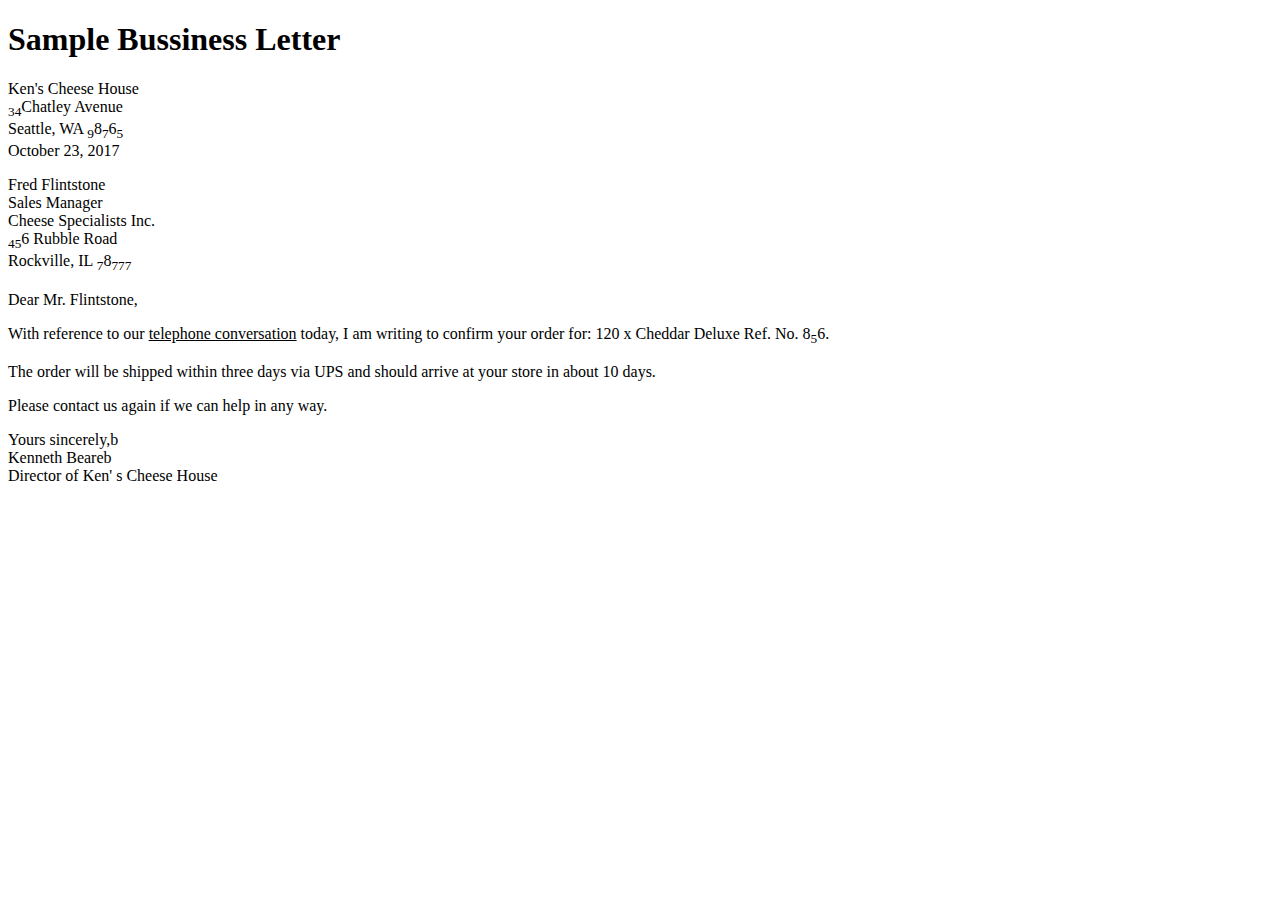
<file: THA-1/Index.html>
<!DOCTYPE html>
<html lang="en">
<head>
    <meta charset="UTF-8">
    <meta http-equiv="X-UA-Compatible" content="IE=edge">
    <meta name="viewport" content="width=device-width, initial-scale=1.0">
    <title>day-1</title>
</head>
<body>
    <h1>Sample Bussiness Letter</h1>
    <p>Ken's Cheese House <br> <sub>34</sub>Chatley Avenue <br>Seattle, WA <sub>9</sub>8<sub>7</sub>6<sub>5</sub><br> 
        October 23, 2017
    </p>
    <p>
        Fred Flintstone<br>Sales Manager<br >Cheese Specialists Inc. <br><sub>45</sub>6
        Rubble Road <br> Rockville, IL <sub>7</sub>8<sub>777</sub>
      </p>
      <p>
        Dear Mr. Flintstone,</p>
      <p>
        With reference to our <u>telephone conversation</u> today, I am writing to
        confirm your order for: 120 x Cheddar Deluxe Ref. No. 8<sub>5</sub>6.
        </p>
        <p>
          The order will be shipped within three days via UPS and should arrive at
          your store in about 10 days.
        </p>
        <p>
          Please contact us again if we can help in any way.
        </p>
        <p>
          Yours sincerely,b <br> Kenneth Beareb <br> Director of Ken' s Cheese House
        </p>
</body>
</html>
</file>
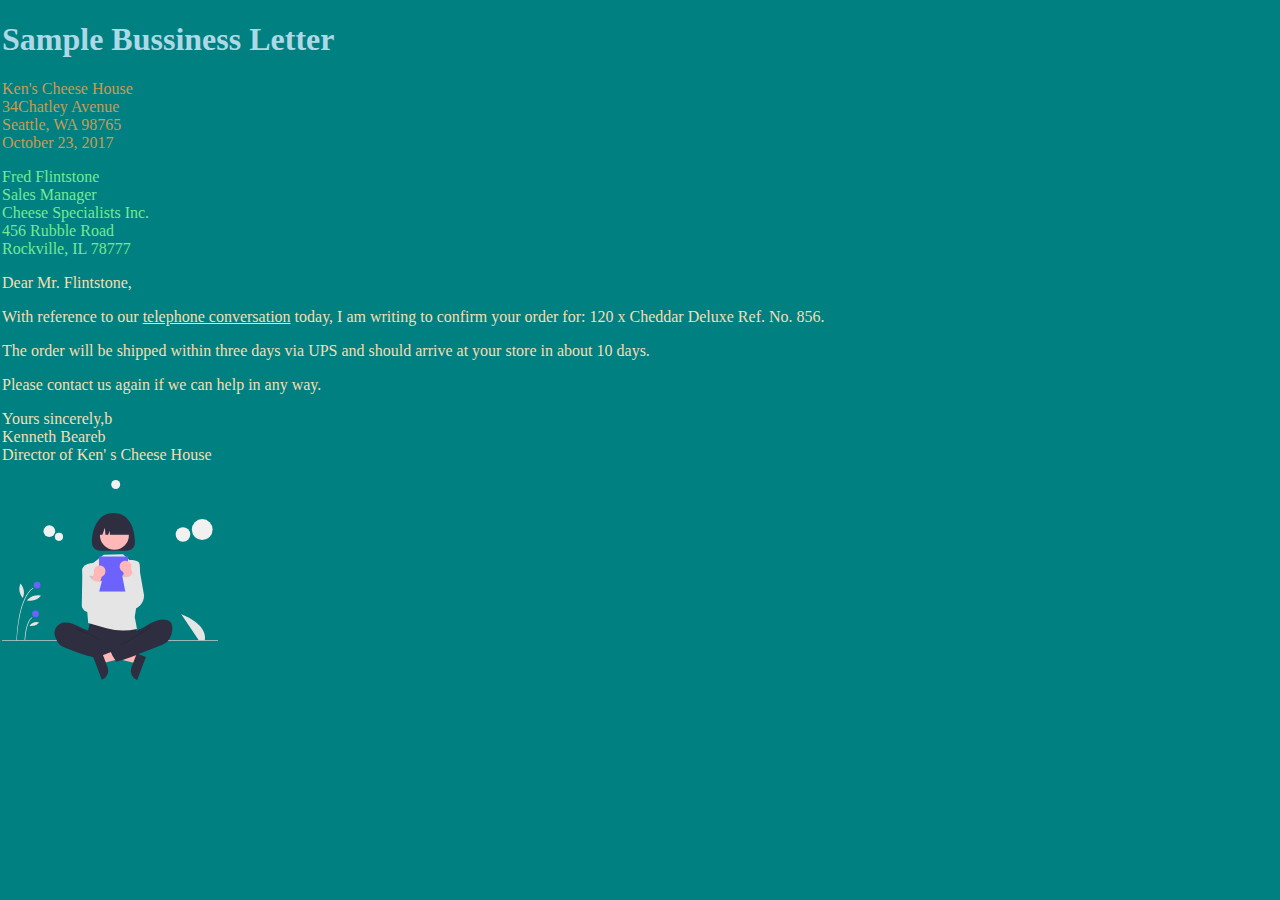
<file: THA_2/Index.html>
<!DOCTYPE html>
<html lang="en">
<head>
    <meta charset="UTF-8">
    <meta http-equiv="X-UA-Compatible" content="IE=edge">
    <meta name="viewport" content="width=device-width, initial-scale=1.0">
    <title>day-2</title>
</head>
<style>
body{
    margin:2px;
    background-color:teal;
    color: wheat;
}
h1{
  color: lightblue  ;
}
.s1{
color: rgb(202, 155, 84);
}
.s2{
    color: rgb(116, 235, 146);
}
img{
    height:200px;
    border: thin;
}
</style>
<body>
    
    <h1>  Sample Bussiness Letter</h1>
    <p class="s1">
        Ken's Cheese House <br> 34Chatley Avenue <br>Seattle, WA 98765<br> 
        October 23, 2017
    </p>
    <p class="s2">
        Fred Flintstone<br>Sales Manager<br >Cheese Specialists Inc. <br>456
        Rubble Road <br> Rockville, IL 78777
      </p>
      <p>
        Dear Mr. Flintstone,</p>
      <p>
        With reference to our <u>telephone conversation</u> today, I am writing to
        confirm your order for: 120 x Cheddar Deluxe Ref. No. 856.
        </p>
        <p>
          The order will be shipped within three days via UPS and should arrive at
          your store in about 10 days.
        </p>
        <p>
          Please contact us again if we can help in any way.
        </p>
        <p>
          Yours sincerely,b <br> Kenneth Beareb <br> Director of Ken' s Cheese House
        </p>
        
        <img src="reading anime.svg" alt="hELLO">
         
</body>
</html>
</file>
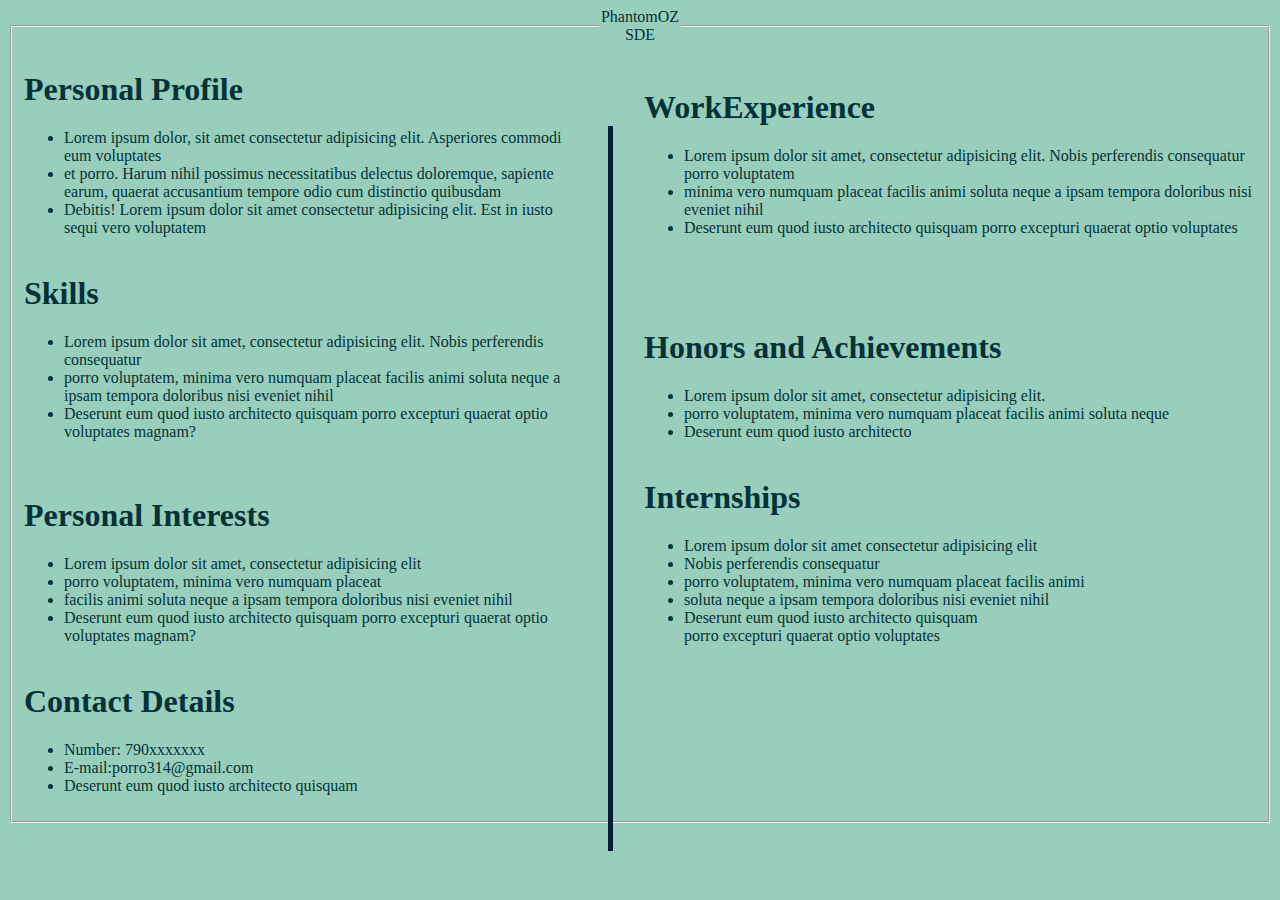
<file: THA_3/index.html>
<!DOCTYPE html>
<html lang="en">
<head>
    <meta charset="UTF-8">
    <meta http-equiv="X-UA-Compatible" content="IE=edge">
    <meta name="viewport" content="width=device-width, initial-scale=1.0">
    <title>Day-3</title>
</head>
<style>
    body{
        background-color: rgb(153, 206, 188);
        color: rgb(3, 51, 54);
        font-family: 'Times New Roman', Times, serif;
    }
    legend{
        text-align: center;
    
    }
    .s1{
        display:inline-block;
        width:45%;
    
    }
    .s2,.s4,.s6{
        display:inline-block;
        width:50%; 
        position:relative;
        left:5%;
    
    }
    .s3{
        display:inline-block;
        width:45%; 
    }
    
    .s5{
        display:inline-block;
        width:45%;
    }
    .s7{
        display:inline-block;
        width:50%;
    }

    .line{
        display: inline-block;
        width: 5%;
        border-left: 5px solid rgb(5, 30, 51);
        height: 725px;
        position:absolute;
        left: 47.5%;
        top:14%;
    }
    
</style>
<body>
    <form>
        <fieldset>
            <legend>
            <div class="m1">PhantomOZ</div>  
            <div class="m2">SDE</div>
            </legend> 
          
            <div class="s1"><h1>Personal Profile</h1>
                <ul>
                  <li> Lorem ipsum dolor, sit amet consectetur adipisicing elit. Asperiores commodi eum voluptates </li> <li> et porro. Harum nihil possimus necessitatibus delectus doloremque, sapiente earum, quaerat accusantium tempore odio cum distinctio quibusdam </li> 
                  <li>Debitis! Lorem ipsum dolor sit amet consectetur adipisicing elit. Est in iusto sequi vero voluptatem</li>
                </ul>
            </div>
            <div class="s2"><h1>WorkExperience </h1>
            <ul><li> Lorem ipsum dolor sit amet, consectetur adipisicing elit. Nobis perferendis consequatur porro voluptatem</li> <li>minima vero numquam placeat facilis animi soluta neque a ipsam tempora doloribus nisi eveniet nihil</li> <li>Deserunt eum quod iusto architecto quisquam porro excepturi quaerat optio voluptates</li></ul> </div>
            <div class="s3"> <h1>Skills </h1>  
                <ul><li>Lorem ipsum dolor sit amet, consectetur adipisicing elit. Nobis perferendis consequatur </li> <li>porro voluptatem, minima vero numquam placeat facilis animi soluta neque a ipsam tempora doloribus nisi eveniet nihil</li> 
                <li> Deserunt eum quod iusto architecto quisquam porro excepturi quaerat optio voluptates magnam?</li>
                </ul>
            </div>
            <div class="s4"><h1>Honors and Achievements</h1>
                <ul>
                    <li>Lorem ipsum dolor sit amet, consectetur adipisicing elit. </li>
                    <li>porro voluptatem, minima vero numquam placeat facilis animi soluta neque </li> 
                    <li>Deserunt eum quod iusto architecto </li> 
                </ul>
            </div>
            <div class="s5"> <h1>Personal Interests </h1> 
                <ul> 
                    <li>Lorem ipsum dolor sit amet, consectetur adipisicing elit </li> 
                    <li>porro voluptatem, minima vero numquam placeat </li> 
                    <li>facilis animi soluta neque a ipsam tempora doloribus nisi eveniet nihil</li> 
                    <li> Deserunt eum quod iusto architecto quisquam porro excepturi quaerat optio voluptates magnam?</li> 
                </ul>
            </div>
            <div class="s6"> <h1>Internships </h1>
                <ul>
                    <li>Lorem ipsum dolor sit amet consectetur adipisicing elit</li>
                    <li>Nobis perferendis consequatur </li>
                    <li>porro voluptatem, minima vero numquam placeat facilis animi</li>
                    <li>soluta neque a ipsam tempora doloribus nisi eveniet nihil</li>
                    <li> Deserunt eum quod iusto architecto quisquam</li>porro excepturi quaerat optio voluptates</li></
                    
                <ul>
            </div>
            <div class="s7"> <h1>Contact Details</h1> 
                <ul> <li> Number: 790xxxxxxx </li> 
                    <li> E-mail:porro314@gmail.com</li> 
                    <li> Deserunt eum quod iusto architecto quisquam </li> 
                </ul>
            </div>
            
            <div class="line"></div>

            
        </fieldset>
    </form>
</body>
</html>
</file>
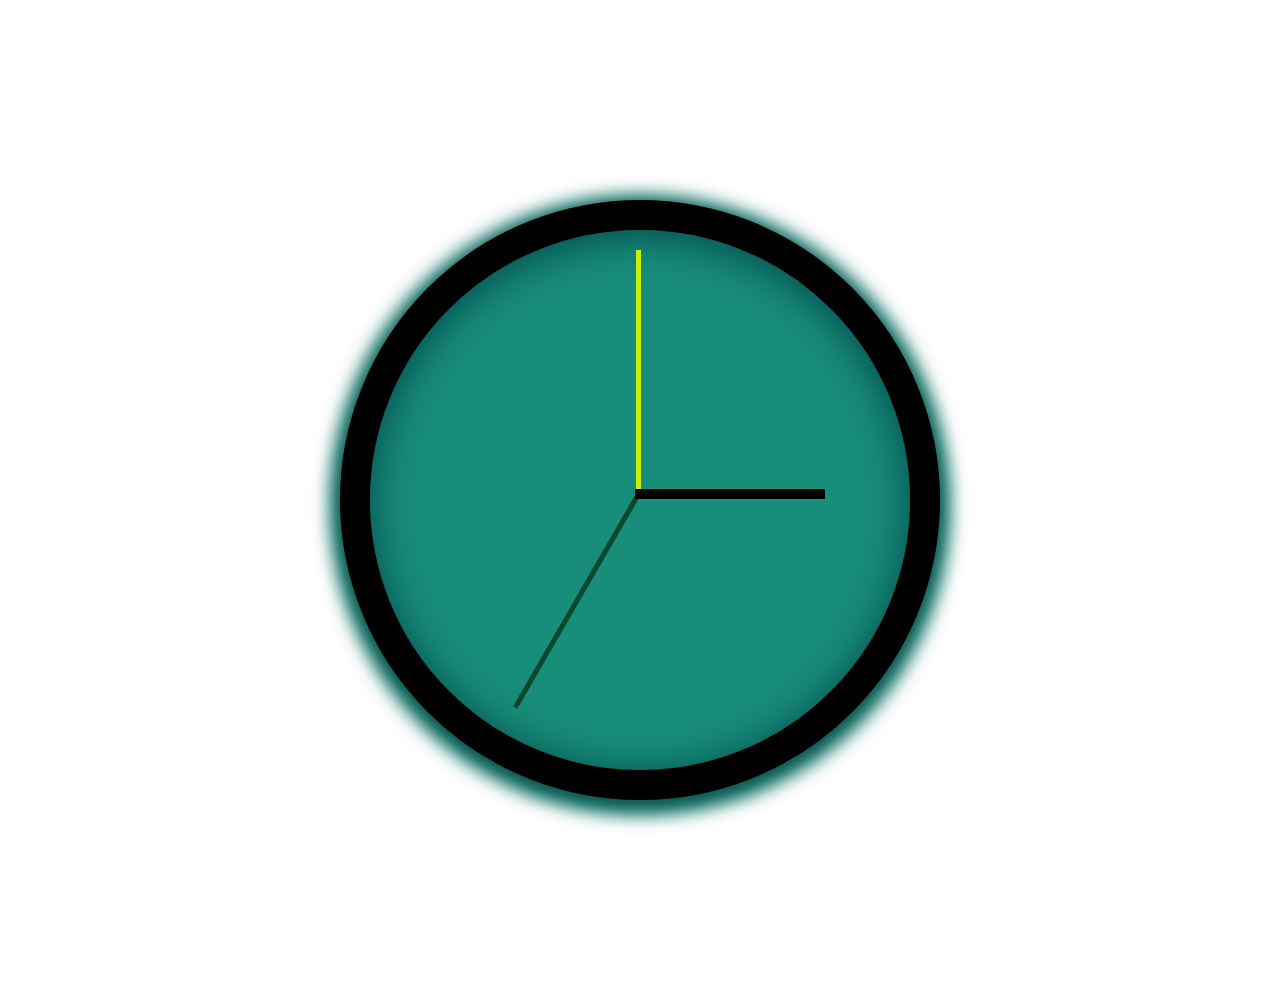
<file: THA_4/index.html>
<!DOCTYPE html>
<html lang="en">
<head>
    <meta charset="UTF-8">
    <meta http-equiv="X-UA-Compatible" content="IE=edge">
    <meta name="viewport" content="width=device-width, initial-scale=1.0">
    <link rel="stylesheet" href="style.css">
    <title>day-4</title>
</head>
<body>
   <div class="clock">
        <div class="sec"></div>
        <div class="min"></div>
        <div class="hour"></div>

    </div>

</body>
</html>
</file>
<file: THA_4/style.css>
body{
    text-align: center;
    margin: 0;
    padding: 0;
   
}
.clock{
    width: 500px;
    height: 500px;
    background-color: rgb(24, 141, 121);
    display: inline-block;
    border: 30px solid black;
    margin: 200px auto;
    border-radius: 50%;
    padding: 20px;
    box-shadow: inset 0 5px 40px rgb(1, 71, 75),
    0 5px 25px rgb(16, 77, 71),
    0 5px 25px rgb(5, 104, 96),
    0 5px 25px rgb(8, 124, 109),
    0 5px 20px rgb(60, 201, 177);
    

}
.sec{
    height: 247px;
    width: 5px;
    background: rgb(203, 238, 6);
    position: relative;
    left: 246px;
    z-index: 3;
}
.min{
    height: 245px;
    width: 5px;
    background: rgb(9, 71, 47);
    position: relative;
    top: -18px;
    left: 184px;
    transform: rotate(30deg);
    z-index: 2;
}
.hour{
    height: 190px;
    width: 10px;
    background: black;
    top: -343px;
    left: 335px;
    transform: rotate(90deg);
    z-index: 3;
    position: relative;
}
</file>
